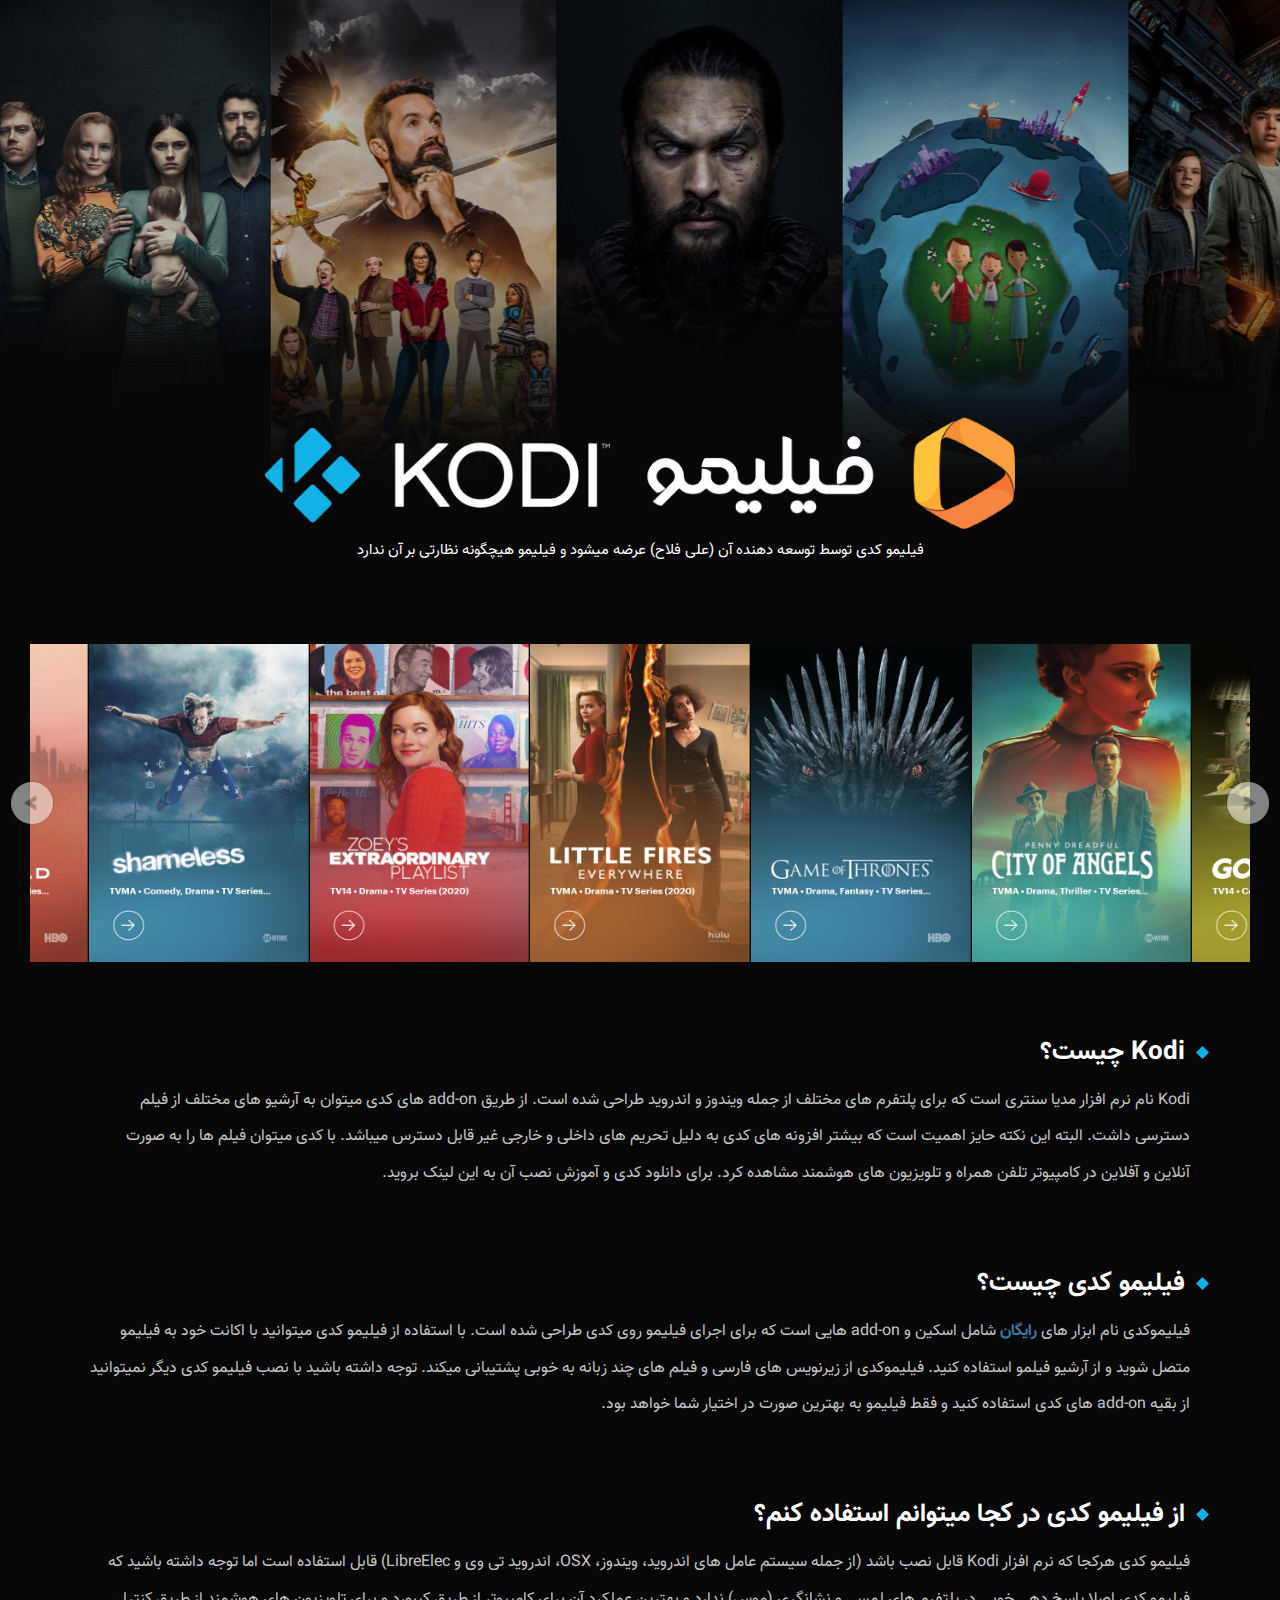
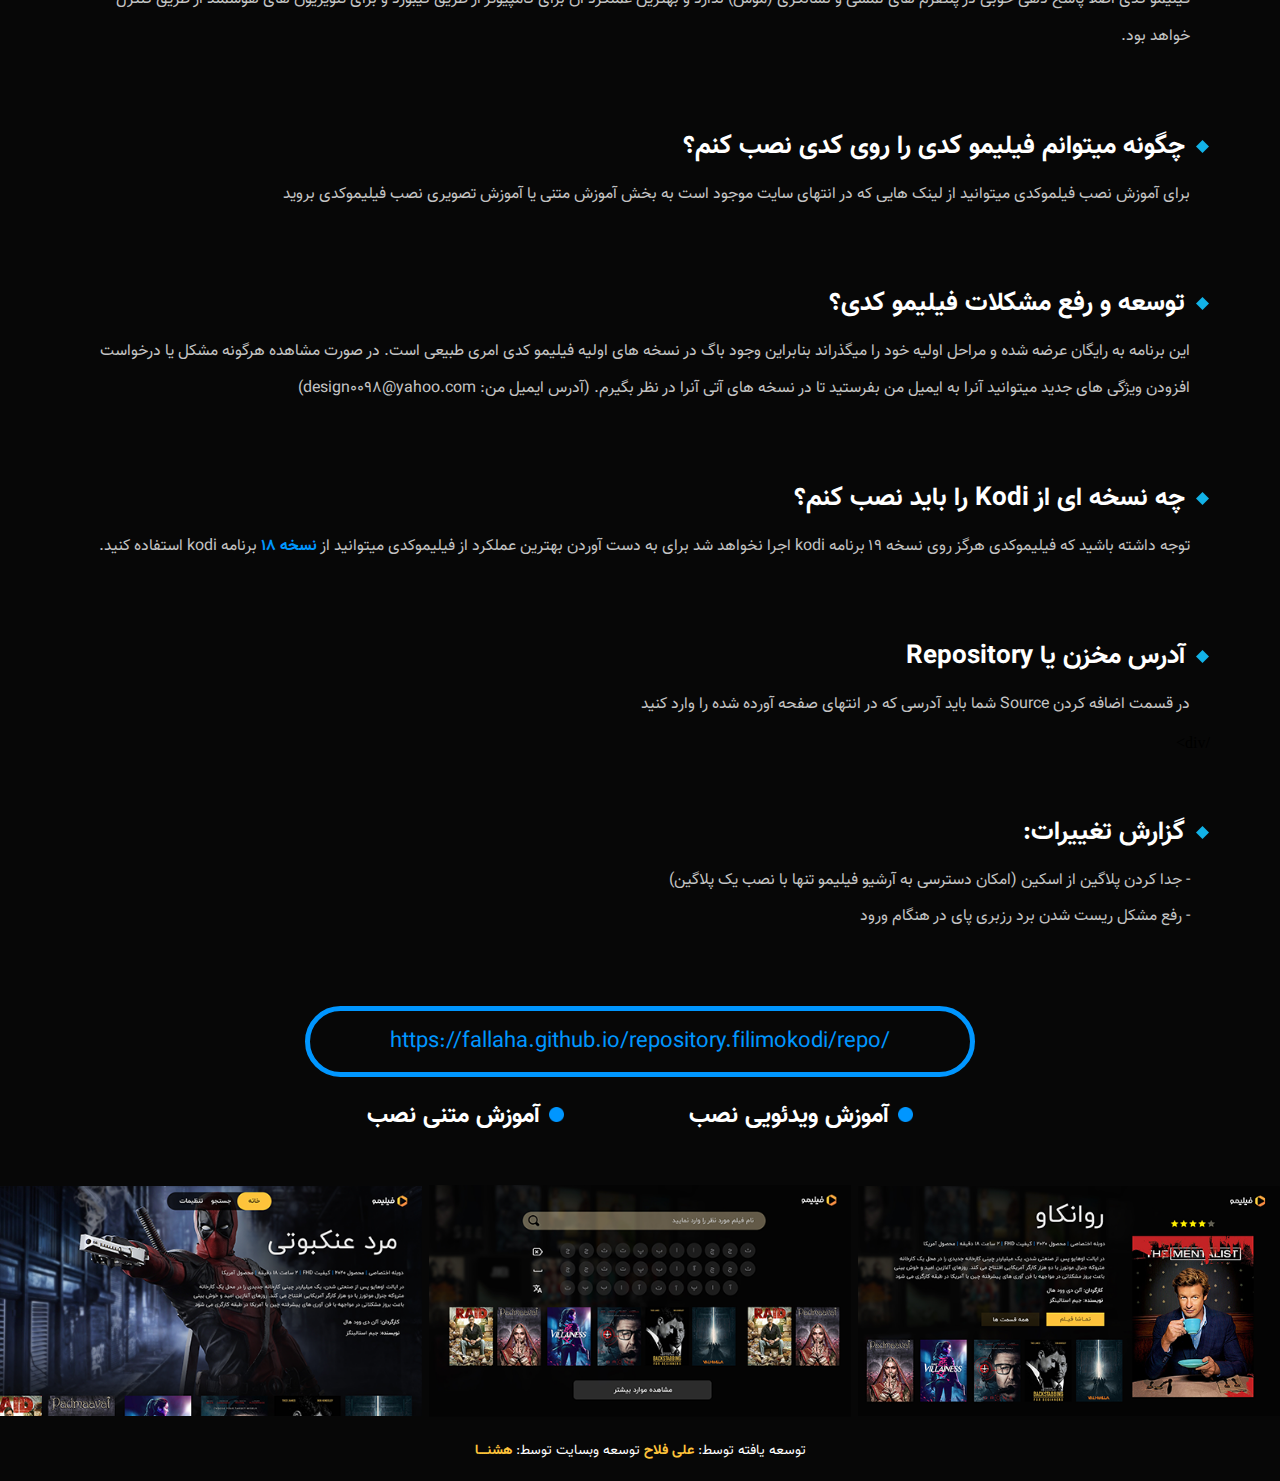
<file: docs/index.html>
<!DOCTYPE html>
<html lang="en">
<head>
    <meta charset="UTF-8">
    <title>فیلیمو Kodi</title>
    <link rel="stylesheet" href="./assets/css/flickity.min.css">
    <link rel="stylesheet" href="./assets/css/fancy.min.css">
    <link rel="stylesheet" href="./assets/css/style.css">

</head>
<body>
<div class="main">
    <header>
        <div class="marquee">
            <img src="assets/img/TopSlider1.jpg" alt="Top Marquee Images">
            <img src="assets/img/TopSlider2.jpg" alt="Top Marquee Images">
        </div>
        <div class="logo">
            <img src="assets/img/Logo.png" alt="Logo">
            <p>فیلیمو کدی توسط توسعه دهنده آن (علی فلاح) عرضه میشود و فیلیمو هیچگونه نظارتی بر آن ندارد</p>
        </div>
    </header>
    <div class="slider">
        <div class="slider-item">
            <img src="assets/img/slider/Cover1.jpg" alt="Image 01">
        </div>
        <div class="slider-item">
            <img src="assets/img/slider/Cover2.jpg" alt="Image 02">
        </div>
        <div class="slider-item">
            <img src="assets/img/slider/Cover3.jpg" alt="Image 03">
        </div>
        <div class="slider-item">
            <img src="assets/img/slider/Cover4.jpg" alt="Image 04">
        </div>
        <div class="slider-item">
            <img src="assets/img/slider/Cover5.jpg" alt="Image 05">
        </div>
        <div class="slider-item">
            <img src="assets/img/slider/Cover6.jpg" alt="Image 06">
        </div>
        <div class="slider-item">
            <img src="assets/img/slider/Cover7.jpg" alt="Image 07">
        </div>
        <div class="slider-item">
            <img src="assets/img/slider/Cover8.jpg" alt="Image 08">
        </div>
        <div class="slider-item">
            <img src="assets/img/slider/Cover9.jpg" alt="Image 09">
        </div>
         <div class="slider-item">
            <img src="assets/img/slider/Cover10.jpg" alt="Image 10">
        </div>
    </div>

    <div class="section">
        <div class="section-title">
            <i class="section-icon"></i>
            <h2>Kodi چیست؟</h2>
        </div>
        <div class="section-description">
            Kodi نام نرم افزار مدیا سنتری است که برای پلتفرم های مختلف از جمله ویندوز و اندروید طراحی شده است. از طریق
            add-on های کدی میتوان به آرشیو های مختلف از فیلم دسترسی داشت.
            البته این نکته حایز اهمیت است که بیشتر افزونه های کدی به دلیل تحریم های داخلی و خارجی غیر قابل دسترس میباشد.
            با کدی میتوان فیلم ها را به صورت آنلاین و آفلاین در کامپیوتر تلفن همراه و تلویزیون های هوشمند مشاهده کرد.
            برای دانلود کدی و آموزش نصب آن به این لینک بروید.
        </div>
    </div>
    <div class="section">
        <div class="section-title">
            <i class="section-icon"></i>
            <h2>فیلیمو کدی چیست؟</h2>
        </div>
        <div class="section-description">
            فیلیموکدی نام ابزار های <span class="highlight">رایگان</span> شامل اسکین و add-on هایی است که برای اجرای
            فیلیمو روی کدی طراحی شده است. با استفاده از فیلیمو کدی میتوانید با اکانت خود به فیلیمو متصل شوید و از آرشیو
            فیلمو استفاده کنید.
            فیلیموکدی از زیرنویس های فارسی و فیلم های چند زبانه به خوبی پشتیبانی میکند.
            توجه داشته باشید با نصب فیلیمو کدی دیگر نمیتوانید از بقیه add-on های کدی استفاده کنید و فقط فیلیمو به بهترین
            صورت در اختیار شما خواهد بود.
        </div>
    </div>
    <div class="section">
        <div class="section-title">
            <i class="section-icon"></i>
            <h2>از فیلیمو کدی در کجا میتوانم استفاده کنم؟</h2>
        </div>
        <div class="section-description">فیلیمو کدی هرکجا که نرم افزار Kodi قابل نصب باشد (از جمله سیستم عامل های
            اندروید، ویندوز، OSX، اندروید تی وی و LibreElec) قابل استفاده است اما توجه داشته باشید که فیلیمو کدی اصلا
            پاسخ دهی خوبی در پلتفرم های لمسی و نشانگری (موس) ندارد و بهترین عملکرد آن برای کامپیوتر از طریق کیبورد و
            برای تلویزیون های هوشمند از طریق کنترل خواهد بود.
        </div>
    </div>
    <div class="section">
        <div class="section-title">
            <i class="section-icon"></i>
            <h2>چگونه میتوانم فیلیمو کدی را روی کدی نصب کنم؟</h2>
        </div>
        <div class="section-description">برای آموزش نصب فیلموکدی میتوانید از لینک هایی که در انتهای سایت موجود است به بخش آموزش متنی یا آموزش تصویری نصب فیلیموکدی بروید</div>
    </div>
    <div class="section">
        <div class="section-title">
            <i class="section-icon"></i>
            <h2>توسعه و رفع مشکلات فیلیمو کدی؟</h2>
        </div>
        <div class="section-description">این برنامه به رایگان عرضه شده و مراحل اولیه خود را میگذراند بنابراین وجود باگ
            در نسخه های اولیه فیلیمو کدی امری طبیعی است.
            در صورت مشاهده هرگونه مشکل یا درخواست افزودن ویژگی های جدید میتوانید آنرا به ایمیل من بفرستید تا در نسخه های
            آتی آنرا در نظر بگیرم.
            (آدرس ایمیل من: design0098@yahoo.com)
        </div>
    </div>
    <div class="section">
        <div class="section-title">
            <i class="section-icon"></i>
            <h2>چه نسخه ای از Kodi را باید نصب کنم؟</h2>
        </div>
        <div class="section-description">توجه داشته باشید که فیلیموکدی هرگز روی نسخه ۱۹ برنامه kodi اجرا نخواهد شد برای
            به دست آوردن بهترین عملکرد از فیلیموکدی میتوانید از <a href="https://kodi.tv/download"><span class="light-highlight">نسخه 18</span></a> برنامه kodi
            استفاده کنید.
        </div>
    </div>

    <div class="section">
        <div class="section-title">
            <i class="section-icon"></i>
            <h2>آدرس مخزن یا Repository</h2>
        </div>
        <div class="section-description">در قسمت اضافه کردن Source شما باید آدرسی که در انتهای صفحه آورده شده را وارد کنید</div>/div>
    </div>
    
    <div class="section">
        <div class="section-title">
            <i class="section-icon"></i>
            <h2>گزارش تغییرات:</h2>
        </div>
        <div class="section-description">- جدا کردن پلاگین از اسکین (امکان دسترسی به آرشیو فیلیمو تنها با نصب یک پلاگین)
    <br>
- رفع مشکل ریست شدن برد رزبری پای در هنگام ورود
    
</div>
    </div>
    
    <div class="repo-link-container">
        <div class="repo-link-tutorial-wrapper">
            <a class="repo-link-box">
                https://fallaha.github.io/repository.filimokodi/repo/
            </a>
            <ul class="tutorial-link">
                <li><i class="link-icon"></i><a href="https://www.aparat.com/v/6hpRf">آموزش ویدئویی نصب</a></li>
                <li><i class="link-icon"></i><a href="help.html">آموزش متنی نصب</a></li>
            </ul>
        </div>
    </div>
    <div class="screen-shots-container">
        <a class="screen-shot"  data-fancybox="gallery" href="assets/img/screen-shots/original/screenshot-01.jpg">
            <img src="assets/img/screen-shots/screenshot-01.png" alt="screen shot 01">
        </a>
        <a class="screen-shot"  data-fancybox="gallery" href="assets/img/screen-shots/original/screenshot-02.jpg">
            <img src="assets/img/screen-shots/screenshot-02.png" alt="screen shot 02">
        </a>
        <a class="screen-shot"  data-fancybox="gallery" href="assets/img/screen-shots/original/screenshot-03.jpg">
            <img src="assets/img/screen-shots/screenshot-03.png" alt="screen shot 02">
        </a>
    </div>

    <footer>
        <p>توسعه یافته توسط: <span class="yellow-highlight">علی فلاح</span> توسعه وبسایت توسط: <span class="yellow-highlight">هشنــــا</span></p>
    </footer>

</div>


<script type="text/javascript" src="assets/js/jquery-3.3.1.min.js"></script>
<script type="text/javascript" src="assets/js/fancy.min.js"></script>
<script type="text/javascript" src="assets/js/flickity.pkgd.min.js"></script>
<script type="text/javascript">
    let element = document.querySelector('.slider');
    let flicity_handler = new Flickity(element, {
        contain: true,
        // freeScroll: true,
        textAlign: 'right',
        rightToLeft: true,
        pageDots: false,
        wrapAround: true,
        autoPlay: 3000,
        selectedAttraction: 0.01,
        friction: 0.15
        // groupCells: true
    });

    let sliderElement = document.querySelector('.marquee');
    let itemsInfo = [];
    let base = 0;
    sliderElement.querySelectorAll('img').forEach((item, index) => {
        itemsInfo.push({
            width: item.clientWidth,
            position: base,
        });
            base += item.clientWidth;


    });
    console.log(itemsInfo);
    setInterval(() => {
        sliderElement.querySelectorAll('img').forEach((item, index) => {
            if(((itemsInfo[index].position - 2) + itemsInfo[index].width) <= 0) {
                let nextItemInfo = itemsInfo[(index + 1) % itemsInfo.length];
                itemsInfo[index].position = nextItemInfo.position + nextItemInfo.width;
            }
            itemsInfo[index].position -= 1;
            item.style.transform = "matrix(1,0,0,1,"+ (itemsInfo[index].position) +",0)";
        });

    }, 50);

</script>
</body>
</html>
</file>
<file: docs/assets/css/fancy.min.css>
body.compensate-for-scrollbar{overflow:hidden}.fancybox-active{height:auto}.fancybox-is-hidden{left:-9999px;margin:0;position:absolute!important;top:-9999px;visibility:hidden}.fancybox-container{-webkit-backface-visibility:hidden;height:100%;left:0;outline:none;position:fixed;-webkit-tap-highlight-color:transparent;top:0;-ms-touch-action:manipulation;touch-action:manipulation;transform:translateZ(0);width:100%;z-index:99992}.fancybox-container *{box-sizing:border-box}.fancybox-bg,.fancybox-inner,.fancybox-outer,.fancybox-stage{bottom:0;left:0;position:absolute;right:0;top:0}.fancybox-outer{-webkit-overflow-scrolling:touch;overflow-y:auto}.fancybox-bg{background:#1e1e1e;opacity:0;transition-duration:inherit;transition-property:opacity;transition-timing-function:cubic-bezier(.47,0,.74,.71)}.fancybox-is-open .fancybox-bg{opacity:.9;transition-timing-function:cubic-bezier(.22,.61,.36,1)}.fancybox-caption,.fancybox-infobar,.fancybox-navigation .fancybox-button,.fancybox-toolbar{direction:ltr;opacity:0;position:absolute;transition:opacity .25s ease,visibility 0s ease .25s;visibility:hidden;z-index:99997}.fancybox-show-caption .fancybox-caption,.fancybox-show-infobar .fancybox-infobar,.fancybox-show-nav .fancybox-navigation .fancybox-button,.fancybox-show-toolbar .fancybox-toolbar{opacity:1;transition:opacity .25s ease 0s,visibility 0s ease 0s;visibility:visible}.fancybox-infobar{color:#ccc;font-size:13px;-webkit-font-smoothing:subpixel-antialiased;height:44px;left:0;line-height:44px;min-width:44px;mix-blend-mode:difference;padding:0 10px;pointer-events:none;top:0;-webkit-touch-callout:none;-webkit-user-select:none;-moz-user-select:none;-ms-user-select:none;user-select:none}.fancybox-toolbar{right:0;top:0}.fancybox-stage{direction:ltr;overflow:visible;transform:translateZ(0);z-index:99994}.fancybox-is-open .fancybox-stage{overflow:hidden}.fancybox-slide{-webkit-backface-visibility:hidden;display:none;height:100%;left:0;outline:none;overflow:auto;-webkit-overflow-scrolling:touch;padding:44px;position:absolute;text-align:center;top:0;transition-property:transform,opacity;white-space:normal;width:100%;z-index:99994}.fancybox-slide:before{content:"";display:inline-block;font-size:0;height:100%;vertical-align:middle;width:0}.fancybox-is-sliding .fancybox-slide,.fancybox-slide--current,.fancybox-slide--next,.fancybox-slide--previous{display:block}.fancybox-slide--image{overflow:hidden;padding:44px 0}.fancybox-slide--image:before{display:none}.fancybox-slide--html{padding:6px}.fancybox-content{background:#fff;display:inline-block;margin:0;max-width:100%;overflow:auto;-webkit-overflow-scrolling:touch;padding:44px;position:relative;text-align:left;vertical-align:middle}.fancybox-slide--image .fancybox-content{animation-timing-function:cubic-bezier(.5,0,.14,1);-webkit-backface-visibility:hidden;background:transparent;background-repeat:no-repeat;background-size:100% 100%;left:0;max-width:none;overflow:visible;padding:0;position:absolute;top:0;transform-origin:top left;transition-property:transform,opacity;-webkit-user-select:none;-moz-user-select:none;-ms-user-select:none;user-select:none;z-index:99995}.fancybox-can-zoomOut .fancybox-content{cursor:zoom-out}.fancybox-can-zoomIn .fancybox-content{cursor:zoom-in}.fancybox-can-pan .fancybox-content,.fancybox-can-swipe .fancybox-content{cursor:grab}.fancybox-is-grabbing .fancybox-content{cursor:grabbing}.fancybox-container [data-selectable=true]{cursor:text}.fancybox-image,.fancybox-spaceball{background:transparent;border:0;height:100%;left:0;margin:0;max-height:none;max-width:none;padding:0;position:absolute;top:0;-webkit-user-select:none;-moz-user-select:none;-ms-user-select:none;user-select:none;width:100%}.fancybox-spaceball{z-index:1}.fancybox-slide--iframe .fancybox-content,.fancybox-slide--map .fancybox-content,.fancybox-slide--pdf .fancybox-content,.fancybox-slide--video .fancybox-content{height:100%;overflow:visible;padding:0;width:100%}.fancybox-slide--video .fancybox-content{background:#000}.fancybox-slide--map .fancybox-content{background:#e5e3df}.fancybox-slide--iframe .fancybox-content{background:#fff}.fancybox-iframe,.fancybox-video{background:transparent;border:0;display:block;height:100%;margin:0;overflow:hidden;padding:0;width:100%}.fancybox-iframe{left:0;position:absolute;top:0}.fancybox-error{background:#fff;cursor:default;max-width:400px;padding:40px;width:100%}.fancybox-error p{color:#444;font-size:16px;line-height:20px;margin:0;padding:0}.fancybox-button{background:rgba(30,30,30,.6);border:0;border-radius:0;box-shadow:none;cursor:pointer;display:inline-block;height:44px;margin:0;padding:10px;position:relative;transition:color .2s;vertical-align:top;visibility:inherit;width:44px}.fancybox-button,.fancybox-button:link,.fancybox-button:visited{color:#ccc}.fancybox-button:hover{color:#fff}.fancybox-button:focus{outline:none}.fancybox-button.fancybox-focus{outline:1px dotted}.fancybox-button[disabled],.fancybox-button[disabled]:hover{color:#888;cursor:default;outline:none}.fancybox-button div{height:100%}.fancybox-button svg{display:block;height:100%;overflow:visible;position:relative;width:100%}.fancybox-button svg path{fill:currentColor;stroke-width:0}.fancybox-button--fsenter svg:nth-child(2),.fancybox-button--fsexit svg:first-child,.fancybox-button--pause svg:first-child,.fancybox-button--play svg:nth-child(2){display:none}.fancybox-progress{background:#ff5268;height:2px;left:0;position:absolute;right:0;top:0;transform:scaleX(0);transform-origin:0;transition-property:transform;transition-timing-function:linear;z-index:99998}.fancybox-close-small{background:transparent;border:0;border-radius:0;color:#ccc;cursor:pointer;opacity:.8;padding:8px;position:absolute;right:-12px;top:-44px;z-index:401}.fancybox-close-small:hover{color:#fff;opacity:1}.fancybox-slide--html .fancybox-close-small{color:currentColor;padding:10px;right:0;top:0}.fancybox-slide--image.fancybox-is-scaling .fancybox-content{overflow:hidden}.fancybox-is-scaling .fancybox-close-small,.fancybox-is-zoomable.fancybox-can-pan .fancybox-close-small{display:none}.fancybox-navigation .fancybox-button{background-clip:content-box;height:100px;opacity:0;position:absolute;top:calc(50% - 50px);width:70px}.fancybox-navigation .fancybox-button div{padding:7px}.fancybox-navigation .fancybox-button--arrow_left{left:0;left:env(safe-area-inset-left);padding:31px 26px 31px 6px}.fancybox-navigation .fancybox-button--arrow_right{padding:31px 6px 31px 26px;right:0;right:env(safe-area-inset-right)}.fancybox-caption{background:linear-gradient(0deg,rgba(0,0,0,.85) 0,rgba(0,0,0,.3) 50%,rgba(0,0,0,.15) 65%,rgba(0,0,0,.075) 75.5%,rgba(0,0,0,.037) 82.85%,rgba(0,0,0,.019) 88%,transparent);bottom:0;color:#eee;font-size:14px;font-weight:400;left:0;line-height:1.5;padding:75px 44px 25px;pointer-events:none;right:0;text-align:center;z-index:99996}@supports (padding:max(0px)){.fancybox-caption{padding:75px max(44px,env(safe-area-inset-right)) max(25px,env(safe-area-inset-bottom)) max(44px,env(safe-area-inset-left))}}.fancybox-caption--separate{margin-top:-50px}.fancybox-caption__body{max-height:50vh;overflow:auto;pointer-events:all}.fancybox-caption a,.fancybox-caption a:link,.fancybox-caption a:visited{color:#ccc;text-decoration:none}.fancybox-caption a:hover{color:#fff;text-decoration:underline}.fancybox-loading{animation:a 1s linear infinite;background:transparent;border:4px solid #888;border-bottom-color:#fff;border-radius:50%;height:50px;left:50%;margin:-25px 0 0 -25px;opacity:.7;padding:0;position:absolute;top:50%;width:50px;z-index:99999}@keyframes a{to{transform:rotate(1turn)}}.fancybox-animated{transition-timing-function:cubic-bezier(0,0,.25,1)}.fancybox-fx-slide.fancybox-slide--previous{opacity:0;transform:translate3d(-100%,0,0)}.fancybox-fx-slide.fancybox-slide--next{opacity:0;transform:translate3d(100%,0,0)}.fancybox-fx-slide.fancybox-slide--current{opacity:1;transform:translateZ(0)}.fancybox-fx-fade.fancybox-slide--next,.fancybox-fx-fade.fancybox-slide--previous{opacity:0;transition-timing-function:cubic-bezier(.19,1,.22,1)}.fancybox-fx-fade.fancybox-slide--current{opacity:1}.fancybox-fx-zoom-in-out.fancybox-slide--previous{opacity:0;transform:scale3d(1.5,1.5,1.5)}.fancybox-fx-zoom-in-out.fancybox-slide--next{opacity:0;transform:scale3d(.5,.5,.5)}.fancybox-fx-zoom-in-out.fancybox-slide--current{opacity:1;transform:scaleX(1)}.fancybox-fx-rotate.fancybox-slide--previous{opacity:0;transform:rotate(-1turn)}.fancybox-fx-rotate.fancybox-slide--next{opacity:0;transform:rotate(1turn)}.fancybox-fx-rotate.fancybox-slide--current{opacity:1;transform:rotate(0deg)}.fancybox-fx-circular.fancybox-slide--previous{opacity:0;transform:scale3d(0,0,0) translate3d(-100%,0,0)}.fancybox-fx-circular.fancybox-slide--next{opacity:0;transform:scale3d(0,0,0) translate3d(100%,0,0)}.fancybox-fx-circular.fancybox-slide--current{opacity:1;transform:scaleX(1) translateZ(0)}.fancybox-fx-tube.fancybox-slide--previous{transform:translate3d(-100%,0,0) scale(.1) skew(-10deg)}.fancybox-fx-tube.fancybox-slide--next{transform:translate3d(100%,0,0) scale(.1) skew(10deg)}.fancybox-fx-tube.fancybox-slide--current{transform:translateZ(0) scale(1)}@media (max-height:576px){.fancybox-slide{padding-left:6px;padding-right:6px}.fancybox-slide--image{padding:6px 0}.fancybox-close-small{right:-6px}.fancybox-slide--image .fancybox-close-small{background:#4e4e4e;color:#f2f4f6;height:36px;opacity:1;padding:6px;right:0;top:0;width:36px}.fancybox-caption{padding-left:12px;padding-right:12px}@supports (padding:max(0px)){.fancybox-caption{padding-left:max(12px,env(safe-area-inset-left));padding-right:max(12px,env(safe-area-inset-right))}}}.fancybox-share{background:#f4f4f4;border-radius:3px;max-width:90%;padding:30px;text-align:center}.fancybox-share h1{color:#222;font-size:35px;font-weight:700;margin:0 0 20px}.fancybox-share p{margin:0;padding:0}.fancybox-share__button{border:0;border-radius:3px;display:inline-block;font-size:14px;font-weight:700;line-height:40px;margin:0 5px 10px;min-width:130px;padding:0 15px;text-decoration:none;transition:all .2s;-webkit-user-select:none;-moz-user-select:none;-ms-user-select:none;user-select:none;white-space:nowrap}.fancybox-share__button:link,.fancybox-share__button:visited{color:#fff}.fancybox-share__button:hover{text-decoration:none}.fancybox-share__button--fb{background:#3b5998}.fancybox-share__button--fb:hover{background:#344e86}.fancybox-share__button--pt{background:#bd081d}.fancybox-share__button--pt:hover{background:#aa0719}.fancybox-share__button--tw{background:#1da1f2}.fancybox-share__button--tw:hover{background:#0d95e8}.fancybox-share__button svg{height:25px;margin-right:7px;position:relative;top:-1px;vertical-align:middle;width:25px}.fancybox-share__button svg path{fill:#fff}.fancybox-share__input{background:transparent;border:0;border-bottom:1px solid #d7d7d7;border-radius:0;color:#5d5b5b;font-size:14px;margin:10px 0 0;outline:none;padding:10px 15px;width:100%}.fancybox-thumbs{background:#ddd;bottom:0;display:none;margin:0;-webkit-overflow-scrolling:touch;-ms-overflow-style:-ms-autohiding-scrollbar;padding:2px 2px 4px;position:absolute;right:0;-webkit-tap-highlight-color:rgba(0,0,0,0);top:0;width:212px;z-index:99995}.fancybox-thumbs-x{overflow-x:auto;overflow-y:hidden}.fancybox-show-thumbs .fancybox-thumbs{display:block}.fancybox-show-thumbs .fancybox-inner{right:212px}.fancybox-thumbs__list{font-size:0;height:100%;list-style:none;margin:0;overflow-x:hidden;overflow-y:auto;padding:0;position:absolute;position:relative;white-space:nowrap;width:100%}.fancybox-thumbs-x .fancybox-thumbs__list{overflow:hidden}.fancybox-thumbs-y .fancybox-thumbs__list::-webkit-scrollbar{width:7px}.fancybox-thumbs-y .fancybox-thumbs__list::-webkit-scrollbar-track{background:#fff;border-radius:10px;box-shadow:inset 0 0 6px rgba(0,0,0,.3)}.fancybox-thumbs-y .fancybox-thumbs__list::-webkit-scrollbar-thumb{background:#2a2a2a;border-radius:10px}.fancybox-thumbs__list a{-webkit-backface-visibility:hidden;backface-visibility:hidden;background-color:rgba(0,0,0,.1);background-position:50%;background-repeat:no-repeat;background-size:cover;cursor:pointer;float:left;height:75px;margin:2px;max-height:calc(100% - 8px);max-width:calc(50% - 4px);outline:none;overflow:hidden;padding:0;position:relative;-webkit-tap-highlight-color:transparent;width:100px}.fancybox-thumbs__list a:before{border:6px solid #ff5268;bottom:0;content:"";left:0;opacity:0;position:absolute;right:0;top:0;transition:all .2s cubic-bezier(.25,.46,.45,.94);z-index:99991}.fancybox-thumbs__list a:focus:before{opacity:.5}.fancybox-thumbs__list a.fancybox-thumbs-active:before{opacity:1}@media (max-width:576px){.fancybox-thumbs{width:110px}.fancybox-show-thumbs .fancybox-inner{right:110px}.fancybox-thumbs__list a{max-width:calc(100% - 10px)}}
</file>
<file: docs/assets/css/style.css>
/*
    reset pre set styles
*/
* {
    margin: 0;
    padding: 0;
    direction: rtl;
}

a {
    text-decoration: none;
}

/*
    Add Vazir Font
*/
@font-face {
    font-family: Vazir;
    src: url('../fonts/Vazir-FD.eot');
    src: url('../fonts/Vazir-FD.eot?#iefix') format('embedded-opentype'),
    url('../fonts/Vazir-FD.woff2') format('woff2'),
    url('../fonts/Vazir-FD.woff') format('woff'),
    url('../fonts/Vazir-FD.ttf') format('truetype');
    font-weight: normal;
    font-style: normal;
}
@font-face {
    font-family: Vazir;
    src: url('../fonts/Vazir-Bold-FD.eot');
    src: url('../fonts/Vazir-Bold-FD.eot?#iefix') format('embedded-opentype'),
    url('../fonts/Vazir-Bold-FD.woff2') format('woff2'),
    url('../fonts/Vazir-Bold-FD.woff') format('woff'),
    url('../fonts/Vazir-Bold-FD.ttf') format('truetype');
    font-weight: bold;
    font-style: normal;
}

/*
    General Css
*/
#main {
    width: 100%;
    margin: 0 auto;
}
body {
    background-color: #070707;
}

/*
    Header
*/
header {
    width: 100%;
    display: flex;
    flex-direction: column;
    align-items: stretch;
    justify-content: start;
}
.marquee {
    height: 490px;
    display: flex;
    align-items: stretch;
    direction: ltr;
    overflow: hidden;
    justify-content: start;
    position: relative;
}
.marquee img {
    position: absolute;

    transform: matrix(1,0,0,1,0,0);
}
.marquee::after {
    content: '';
    display: block;
    position: absolute;
    top: 0;
    left: 0;
    bottom: -50px;
    right: 0;
    z-index: 20;
    background-image: linear-gradient(to top, rgb(7, 7, 7) 10%, rgba(7, 7, 7, 0.8) 25%, rgba(7,7,7,0) 50%);
    background-size: cover;
}
.logo {
    z-index: 30;
    width: 100%;
    display: flex;
    flex-direction:column ;
    align-items: center;
    justify-content: center;
    transform: translateY(-50%);
}
.logo img {
    max-width: 750px;
    margin-bottom: 10px;
}
.logo p {
    font: 15px Vazir;
    color: white;
}


/*
    Slider
*/
.slider {
    width: 100%;
    display: flex;
    flex-direction: column;
    align-items: stretch;
    box-sizing: border-box;
    padding: 0 30px;
    flex-wrap: wrap;
    margin-bottom: 60px;
}
.slider-item {
    display: flex;
    width: 18%;
    height: 0;
    padding-bottom: 26%;
    position: relative;
    overflow: hidden;
    margin: 10px 0 10px 1px;
}
.slider-item img {
    position: absolute;
    width: 100%;
    height: 100%;
}
.flickity-prev-next-button {
    background-color: transparent;
    background-size: 175%;
    background-position: center;
    opacity: 0.5;
}
.flickity-prev-next-button.previous, .flickity-prev-next-button.previous:hover {
    background: url("../img/right-arrow.png") no-repeat;
    background-size: 175%;
    background-position: center;
}
.flickity-prev-next-button.next, .flickity-prev-next-button.next:hover {
    background: url("../img/left-arrow.png") no-repeat;
    background-size: 175%;
    background-position: center;
}
.flickity-prev-next-button:hover {
    background-color: transparent;

    opacity: 1;
}
.flickity-prev-next-button svg {
    display: none;
}
.flickity-prev-next-button:disabled {
    opacity: 0;
}

/*
    section
*/
.section {
    width: 100%;
    box-sizing: border-box;
    padding: 0 30px;
    /* margin: 150px 0; */max-width: 1200px;margin: 60px auto;
}
.section-title {
    display: flex;
    align-items: center;
    color: white;
    font: 19px Vazir;
    justify-content: start;
}
.section-title h2 {
    font-weight: bold;font-size: 26px;
}
.section-icon {
    display: inline-block;
    width: 15px;
    height: 15px;
    background: url("../img/dot.png") no-repeat center;
    margin-left: 10px;
}
.section-description {
    box-sizing: border-box;
    padding: 10px 20px;
    text-align: right;
    font: 16px Vazir;line-height: 2.3;
    color: rgb(196, 196, 196);
}
.section-description .highlight {
    color: #3e77a0;
    font-weight: bold;
}

.section-description .light-highlight {
    color: #0096ff;
    font-weight: bold;
}
.yellow-highlight {
    color: #fec33b;
    font-weight: bold;
}
.repo-link-container {
    display: flex;
    flex-direction: column;
    align-items: center;
    justify-content: center;
    margin: 30px 0;
}
.repo-link-box {
    margin: 0 auto;
    direction: ltr;
    display: inline-block;
    border: 5px solid #0096ff;
    border-radius: 50px;
    font: 22px Vazir;
    text-align: center;
    color: #0096ff;
    cursor: pointer;
    padding: 13px 80px;
}
.tutorial-link {
    width: 100%;
    display: flex;
    flex-direction: row;
    justify-content: space-around;
}
.tutorial-link li {
    display: inline-block;
    margin: 20px 0;
}
.tutorial-link li a {
    color: white;
    font: 24px Vazir;
    font-weight: bold;
}
.link-icon {
    display: inline-block;
    width: 15px;
    height: 15px;
    margin-left: 10px;
    background: url("../img/cDot.png") no-repeat center;
    background-size: cover;
}
.screen-shots-container {
    display: flex;
    width: 100%;
    direction: ltr;
    align-items: center;
    justify-content: space-between;
}
.screen-shot {
    max-width: 524px;
    width: 33%;
    cursor: pointer;
}
.screen-shot img {
    width: 100%;
}

footer {
    font: 14px Vazir;
    color: white;
    width: 100%;
    height: 60px;
    align-items: center;
    justify-content: center;
    display: flex;
}
</file>
